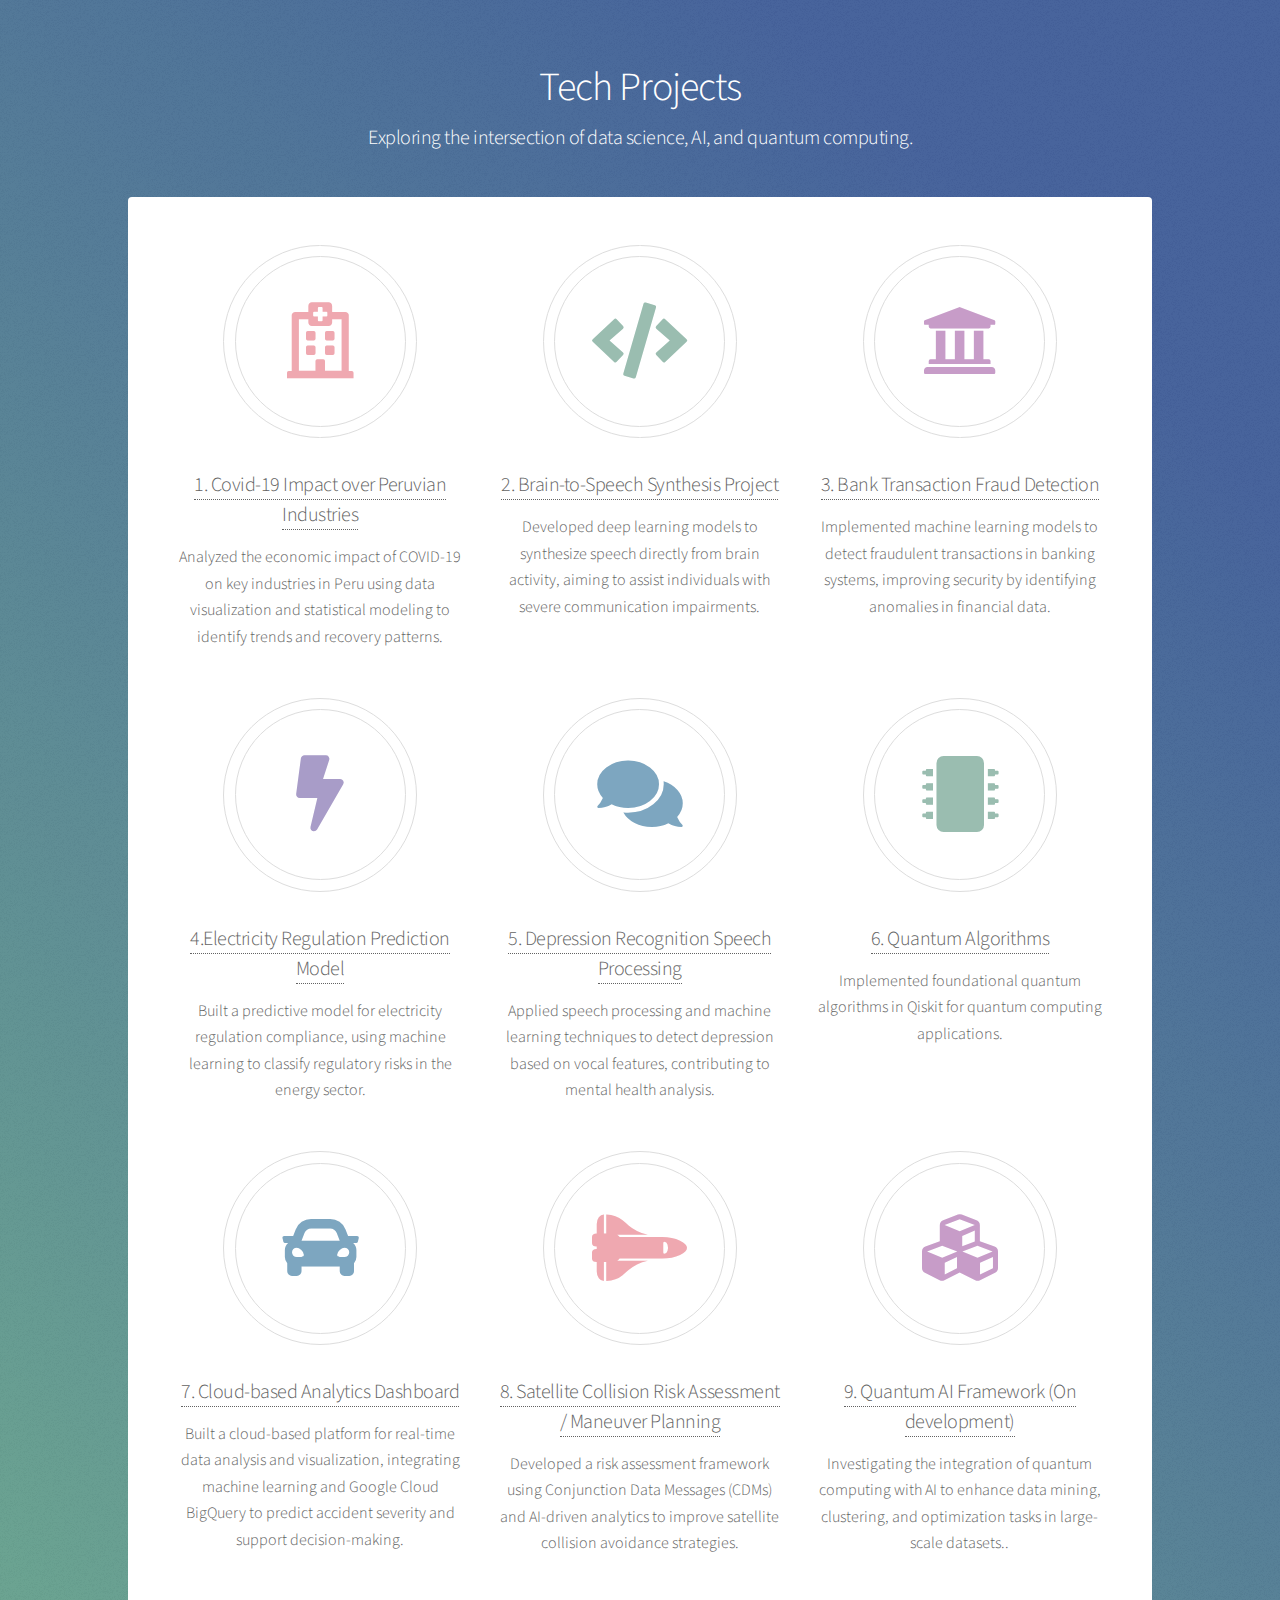
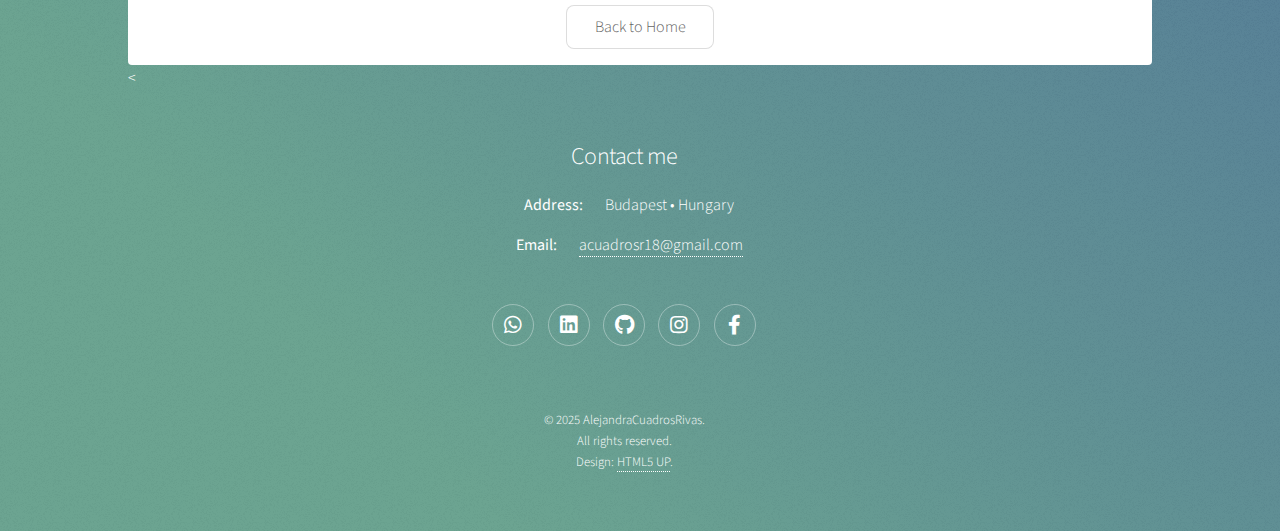
<file: techprojects.html>
<!DOCTYPE HTML>
<!--
	Stellar by HTML5 UP
	html5up.net | @ajlkn
	Free for personal and commercial use under the CCA 3.0 license (html5up.net/license)
-->
<html>
	<head>
		<title>Alejandra Cuadros Rivas</title>
		<meta charset="utf-8" />
		<meta name="viewport" content="width=device-width, initial-scale=1, user-scalable=no" />
		<link rel="stylesheet" href="assets/css/main.css" />
		<noscript><link rel="stylesheet" href="assets/css/noscript.css" /></noscript>
	</head>
	<body class="is-preload">

		<!-- Wrapper -->
			<div id="wrapper">

				<!-- Header -->
					<header id="header">
						<h1>Tech Projects</h1>
						<p>
							Exploring the intersection of data science, AI, and quantum computing.
						</p>
					</header>

				<!-- Main -->
					<div id="main">

						<!-- Content -->
							<section id="content" class="main special">
								
								<ul class="features">
									<li>
										<span class="icon major style1 fa-hospital"></span>
										<h3><a href="https://github.com/alejandracuadros/Data-Science-for-Business" target="_blank">1. Covid-19 Impact over Peruvian Industries </a></h3>
										<p>Analyzed the economic impact of COVID-19 on key industries in Peru using data visualization and statistical modeling to identify trends and recovery patterns.</p>
									</li>
									<li>
										<span class="icon solid major style4 fa-code"></span>
										<h3><a href="https://github.com/alejandracuadros/Brain-to-Speech-Synthesis-Project_DeepLearning" target="_blank">2. Brain-to-Speech Synthesis Project</a></h3>
										<p>Developed deep learning models to synthesize speech directly from brain activity, aiming to assist individuals with severe communication impairments.</p>
									</li>
									<li>
										
										<span class="icon solid major style2 fa-university"></span>
										<h3><a href="https://github.com/alejandracuadros/Bank-Transaction-Fraud-Detection" target="_blank">3. Bank Transaction Fraud Detection</a></h3>
										<p>Implemented machine learning models to detect fraudulent transactions in banking systems, improving security by identifying anomalies in financial data.</p>
									</li>
									<li>
										<span class="icon solid major style3 fa-bolt"></span>
										<h3><a href="https://github.com/alejandracuadros/Electricity-Regulation-Prediction-Model" target="_blank">4.Electricity Regulation Prediction Model</a></h3>
										<p>Built a predictive model for electricity regulation compliance, using machine learning to classify regulatory risks in the energy sector.</p>
									</li>
									<li>
										<span class="icon solid major style5 fa-comments"></span>
										<h3><a href="https://github.com/alejandracuadros/DepressionRecognition_SpeechProcessing" target="_blank">5. Depression Recognition Speech Processing</a></h3>
										<p>Applied speech processing and machine learning techniques to detect depression based on vocal features, contributing to mental health analysis.</p>
									</li>
									<li>
										<span class="icon solid major style4 fa-microchip"></span>
										<h3><a href="https://github.com/alejandracuadros/Quantum-Algorithms/" target="_blank">6. Quantum Algorithms</a></h3>
										<p>Implemented foundational quantum algorithms in Qiskit for quantum computing applications.</p>
									</li>
									<li>
										<span class="icon solid major style5 fa-car"></span>
										<h3><a href="https://github.com/alejandracuadros/Data-Driven-Highway" target="_blank">7. Cloud-based Analytics Dashboard</a></h3>
										<p>Built a cloud-based platform for real-time data analysis and visualization, integrating machine learning and Google Cloud BigQuery to predict accident severity and support decision-making.</p>
									</li>
									<li>
										<span class="icon solid major style1 fa-space-shuttle"></span>
										<h3><a href="http://github.com/alejandracuadros/Space_Kamayuq_HackathonCassini" target="_blank">8. Satellite Collision Risk Assessment / Maneuver Planning</a></h3>
										<p>Developed a risk assessment framework using Conjunction Data Messages (CDMs) and AI-driven analytics to improve satellite collision avoidance strategies.</p>
									</li>
									<li>
										<span class="icon solid major style2 fa-cubes"></span>
										<h3><a href="https://github.com/alejandracuadros/Quantum-AI--Framework" target="_blank">9. Quantum AI Framework (On development)</a></h3>
										<p>Investigating the integration of quantum computing with AI to enhance data mining, clustering, and optimization tasks in large-scale datasets..</p>
									</li>
								</ul>

								<div style="text-align: center; margin-top: 20px;">
									<a href="index.html" class="button">Back to Home
									</a>
								</div>
								
							</section>

					</div>

				

	<<!-- Footer -->
	<footer id="footer">
		<section>
			<h2>Contact me</h2>
			<dl class="alt">
				<dd> <b>Address:</b> &emsp; Budapest &bull; Hungary</dd> <br>
				<dd><b>Email: </b> &emsp; <a href="mailto:acuadrosr18@gmail.com">acuadrosr18@gmail.com</a></dd>
			</dl>
			<ul class="icons">
				<li><a href="https://wa.me/36205304896" class="icon brands fa-whatsapp alt"><span class="label">WhatsApp</span></a></li>
				<li><a href="https://www.linkedin.com/in/acuadrosr" class="icon brands fa-linkedin alt"><span class="label">LinkedIn</span></a></li>
				<li><a href="https://github.com/alejandracuadros" class="icon brands fa-github alt"><span class="label">GitHub</span></a></li>
				<li><a href="https://www.instagram.com/alecuadros18" class="icon brands fa-instagram alt"><span class="label">Instagram</span></a></li>
				<li><a href="https://www.facebook.com/AlejandraPaolaCuadrosRivas/" class="icon brands fa-facebook-f alt"><span class="label">Facebook</span></a></li>
				
			</ul>
		</section>
		<p class="copyright">&copy; 2025 AlejandraCuadrosRivas. <br> All rights reserved. <br> Design: <a href="https://html5up.net">HTML5 UP</a>.</p>
	</footer>

</div>
		<!-- Scripts -->
			<script src="assets/js/jquery.min.js"></script>
			<script src="assets/js/jquery.scrollex.min.js"></script>
			<script src="assets/js/jquery.scrolly.min.js"></script>
			<script src="assets/js/browser.min.js"></script>
			<script src="assets/js/breakpoints.min.js"></script>
			<script src="assets/js/util.js"></script>
			<script src="assets/js/main.js"></script>

	</body>
</html>
</file>
<file: assets/css/noscript.css>
/*
	Stellar by HTML5 UP
	html5up.net | @ajlkn
	Free for personal and commercial use under the CCA 3.0 license (html5up.net/license)
*/

/* Header */

	body.is-preload #header.alt > * {
		opacity: 1;
	}

	body.is-preload #header.alt .logo {
		-moz-transform: none;
		-webkit-transform: none;
		-ms-transform: none;
		transform: none;
	}
</file>
<file: assets/css/main.css>
@import url(fontawesome-all.min.css);
@import 'https://fonts.googleapis.com/css?family=Source+Sans+Pro:300,400';

/*
	Stellar by HTML5 UP
	html5up.net | @ajlkn
	Free for personal and commercial use under the CCA 3.0 license (html5up.net/license)
*/

html, body, div, span, applet, object,
iframe, h1, h2, h3, h4, h5, h6, p, blockquote,
pre, a, abbr, acronym, address, big, cite,
code, del, dfn, em, img, ins, kbd, q, s, samp,
small, strike, strong, sub, sup, tt, var, b,
u, i, center, dl, dt, dd, ol, ul, li, fieldset,
form, label, legend, table, caption, tbody,
tfoot, thead, tr, th, td, article, aside,
canvas, details, embed, figure, figcaption,
footer, header, hgroup, menu, nav, output, ruby,
section, summary, time, mark, audio, video {
	margin: 0;
	padding: 0;
	border: 0;
	font-size: 100%;
	font: inherit;
	vertical-align: baseline;}

article, aside, details, figcaption, figure,
footer, header, hgroup, menu, nav, section {
	display: block;}

body {
	line-height: 1;
}

ol, ul {
	list-style: none;
}

blockquote, q {
	quotes: none;
}

	blockquote:before, blockquote:after, q:before, q:after {
		content: '';
		content: none;
	}

table {
	border-collapse: collapse;
	border-spacing: 0;
}

body {
	-webkit-text-size-adjust: none;
}

mark {
	background-color: transparent;
	color: inherit;
}

input::-moz-focus-inner {
	border: 0;
	padding: 0;
}

input, select, textarea {
	-moz-appearance: none;
	-webkit-appearance: none;
	-ms-appearance: none;
	appearance: none;
}

/* Basic */

	@-ms-viewport {
		width: device-width;
	}

	body {
		-ms-overflow-style: scrollbar;
	}

	@media screen and (max-width: 480px) {

		html, body {
			min-width: 320px;
		}

	}

	html {
		box-sizing: border-box;
	}

	*, *:before, *:after {
		box-sizing: inherit;
	}

	body {
		background-color: #935d8c;
		background-image: url("images/overlay.png"), -moz-linear-gradient(45deg, #6aa48f 15%, #44619a 85%);
		background-image: url("images/overlay.png"), -webkit-linear-gradient(45deg, #6aa48f 15%, #44619a 85%);
		background-image: url("images/overlay.png"), -ms-linear-gradient(45deg, #6aa48f 15%, #44619a 85%);
		background-image: url("images/overlay.png"), linear-gradient(45deg, #6aa48f 15%, #44619a 85%);
	}

		body.is-preload *, body.is-preload *:before, body.is-preload *:after {
			-moz-animation: none !important;
			-webkit-animation: none !important;
			-ms-animation: none !important;
			animation: none !important;
			-moz-transition: none !important;
			-webkit-transition: none !important;
			-ms-transition: none !important;
			transition: none !important;
		}

/* Type */

	body {
		background-color: #935d8c;
		color: rgb(255, 255, 255);
	}

	body, input, select, textarea {
		font-family: "Source Sans Pro", Helvetica, sans-serif;
		font-size: 17pt;
		font-weight: 300;
		line-height: 1.65;
	}

		@media screen and (max-width: 1680px) {

			body, input, select, textarea {
				font-size: 14pt;
			}

		}

		@media screen and (max-width: 1280px) {

			body, input, select, textarea {
				font-size: 12pt;
			}

		}

		@media screen and (max-width: 360px) {

			body, input, select, textarea {
				font-size: 11pt;
			}

		}

	a {
		-moz-transition: color 0.2s ease, border-bottom 0.2s ease;
		-webkit-transition: color 0.2s ease, border-bottom 0.2s ease;
		-ms-transition: color 0.2s ease, border-bottom 0.2s ease;
		transition: color 0.2s ease, border-bottom 0.2s ease;
		text-decoration: none;
		border-bottom: dotted 1px;
		color: inherit;
	}

		a:hover {
			border-bottom-color: transparent;
		}

	strong, b {
		font-weight: 400;
	}

	em, i {
		font-style: italic;
	}

	p {
		margin: 0 0 2em 0;
	}

		p.content {
			-moz-columns: 20em 2;
			-webkit-columns: 20em 2;
			-ms-columns: 20em 2;
			columns: 20em 2;
			-moz-column-gap: 2em;
			-webkit-column-gap: 2em;
			-ms-column-gap: 2em;
			column-gap: 2em;
			text-align: justify;
		}

	h1, h2, h3, h4, h5, h6 {
		font-weight: 300;
		line-height: 1.5;
		margin: 0 0 0.7em 0;
		letter-spacing: -0.025em;
	}

		h1 a, h2 a, h3 a, h4 a, h5 a, h6 a {
			color: inherit;
			text-decoration: none;
		}

	h1 {
		font-size: 2.5em;
		line-height: 1.2;
	}

	h2 {
		font-size: 1.5em;
	}

	h3 {
		font-size: 1.25em;
	}

	h4 {
		font-size: 1.1em;
	}

	h5 {
		font-size: 0.9em;
	}

	h6 {
		font-size: 0.7em;
	}

	@media screen and (max-width: 736px) {

		h1 {
			font-size: 2em;
		}

	}

	sub {
		font-size: 0.8em;
		position: relative;
		top: 0.5em;
	}

	sup {
		font-size: 0.8em;
		position: relative;
		top: -0.5em;
	}

	blockquote {
		border-left: solid 4px;
		font-style: italic;
		margin: 0 0 2em 0;
		padding: 0.5em 0 0.5em 2em;
	}

	code {
		border-radius: 8px;
		border: solid 1px;
		font-family: "Courier New", monospace;
		font-size: 0.9em;
		margin: 0 0.25em;
		padding: 0.25em 0.65em;
	}

	pre {
		-webkit-overflow-scrolling: touch;
		font-family: "Courier New", monospace;
		font-size: 0.9em;
		margin: 0 0 2em 0;
	}

		pre code {
			display: block;
			line-height: 1.75;
			padding: 1em 1.5em;
			overflow-x: auto;
		}

	hr {
		border: 0;
		border-bottom: solid 1px;
		margin: 2em 0;
	}

		hr.major {
			margin: 3em 0;
		}

	.align-left {
		text-align: left;
	}

	.align-center {
		text-align: center;
	}

	.align-right {
		text-align: right;
	}

	input, select, textarea {
		color: #ffffff;
	}

	a:hover {
		color: #ffffff;
	}

	strong, b {
		color: #ffffff;
	}

	h1, h2, h3, h4, h5, h6 {
		color: #ffffff;
	}

	blockquote {
		border-left-color: rgba(255, 255, 255, 0.35);
	}

	code {
		background: rgba(255, 255, 255, 0.075);
		border-color: rgba(255, 255, 255, 0.35);
	}

	hr {
		border-bottom-color: rgba(255, 255, 255, 0.35);
	}

/* Row */

	.row {
		display: flex;
		flex-wrap: wrap;
		box-sizing: border-box;
		align-items: stretch;
	}

		.row > * {
			box-sizing: border-box;
		}

		.row.gtr-uniform > * > :last-child {
			margin-bottom: 0;
		}

		.row.aln-left {
			justify-content: flex-start;
		}

		.row.aln-center {
			justify-content: center;
		}

		.row.aln-right {
			justify-content: flex-end;
		}

		.row.aln-top {
			align-items: flex-start;
		}

		.row.aln-middle {
			align-items: center;
		}

		.row.aln-bottom {
			align-items: flex-end;
		}

		.row > .imp {
			order: -1;
		}

		.row > .col-1 {
			width: 8.33333%;
		}

		.row > .off-1 {
			margin-left: 8.33333%;
		}

		.row > .col-2 {
			width: 16.66667%;
		}

		.row > .off-2 {
			margin-left: 16.66667%;
		}

		.row > .col-3 {
			width: 25%;
		}

		.row > .off-3 {
			margin-left: 25%;
		}

		.row > .col-4 {
			width: 33.33333%;
		}

		.row > .off-4 {
			margin-left: 33.33333%;
		}

		.row > .col-5 {
			width: 41.66667%;
		}

		.row > .off-5 {
			margin-left: 41.66667%;
		}

		.row > .col-6 {
			width: 50%;
		}

		.row > .off-6 {
			margin-left: 50%;
		}

		.row > .col-7 {
			width: 58.33333%;
		}

		.row > .off-7 {
			margin-left: 58.33333%;
		}

		.row > .col-8 {
			width: 66.66667%;
		}

		.row > .off-8 {
			margin-left: 66.66667%;
		}

		.row > .col-9 {
			width: 75%;
		}

		.row > .off-9 {
			margin-left: 75%;
		}

		.row > .col-10 {
			width: 83.33333%;
		}

		.row > .off-10 {
			margin-left: 83.33333%;
		}

		.row > .col-11 {
			width: 91.66667%;
		}

		.row > .off-11 {
			margin-left: 91.66667%;
		}

		.row > .col-12 {
			width: 100%;
		}

		.row > .off-12 {
			margin-left: 100%;
		}

		.row.gtr-0 {
			margin-top: 0;
			margin-left: 0em;
		}

			.row.gtr-0 > * {
				padding: 0 0 0 0em;
			}

			.row.gtr-0.gtr-uniform {
				margin-top: 0em;
			}

				.row.gtr-0.gtr-uniform > * {
					padding-top: 0em;
				}

		.row.gtr-25 {
			margin-top: 0;
			margin-left: -0.375em;
		}

			.row.gtr-25 > * {
				padding: 0 0 0 0.375em;
			}

			.row.gtr-25.gtr-uniform {
				margin-top: -0.375em;
			}

				.row.gtr-25.gtr-uniform > * {
					padding-top: 0.375em;
				}

		.row.gtr-50 {
			margin-top: 0;
			margin-left: -0.75em;
		}

			.row.gtr-50 > * {
				padding: 0 0 0 0.75em;
			}

			.row.gtr-50.gtr-uniform {
				margin-top: -0.75em;
			}

				.row.gtr-50.gtr-uniform > * {
					padding-top: 0.75em;
				}

		.row {
			margin-top: 0;
			margin-left: -1.5em;
		}

			.row > * {
				padding: 0 0 0 1.5em;
			}

			.row.gtr-uniform {
				margin-top: -1.5em;
			}

				.row.gtr-uniform > * {
					padding-top: 1.5em;
				}

		.row.gtr-150 {
			margin-top: 0;
			margin-left: -2.25em;
		}

			.row.gtr-150 > * {
				padding: 0 0 0 2.25em;
			}

			.row.gtr-150.gtr-uniform {
				margin-top: -2.25em;
			}

				.row.gtr-150.gtr-uniform > * {
					padding-top: 2.25em;
				}

		.row.gtr-200 {
			margin-top: 0;
			margin-left: -3em;
		}

			.row.gtr-200 > * {
				padding: 0 0 0 3em;
			}

			.row.gtr-200.gtr-uniform {
				margin-top: -3em;
			}

				.row.gtr-200.gtr-uniform > * {
					padding-top: 3em;
				}

		@media screen and (max-width: 1680px) {

			.row {
				display: flex;
				flex-wrap: wrap;
				box-sizing: border-box;
				align-items: stretch;
			}

				.row > * {
					box-sizing: border-box;
				}

				.row.gtr-uniform > * > :last-child {
					margin-bottom: 0;
				}

				.row.aln-left {
					justify-content: flex-start;
				}

				.row.aln-center {
					justify-content: center;
				}

				.row.aln-right {
					justify-content: flex-end;
				}

				.row.aln-top {
					align-items: flex-start;
				}

				.row.aln-middle {
					align-items: center;
				}

				.row.aln-bottom {
					align-items: flex-end;
				}

				.row > .imp-xlarge {
					order: -1;
				}

				.row > .col-1-xlarge {
					width: 8.33333%;
				}

				.row > .off-1-xlarge {
					margin-left: 8.33333%;
				}

				.row > .col-2-xlarge {
					width: 16.66667%;
				}

				.row > .off-2-xlarge {
					margin-left: 16.66667%;
				}

				.row > .col-3-xlarge {
					width: 25%;
				}

				.row > .off-3-xlarge {
					margin-left: 25%;
				}

				.row > .col-4-xlarge {
					width: 33.33333%;
				}

				.row > .off-4-xlarge {
					margin-left: 33.33333%;
				}

				.row > .col-5-xlarge {
					width: 41.66667%;
				}

				.row > .off-5-xlarge {
					margin-left: 41.66667%;
				}

				.row > .col-6-xlarge {
					width: 50%;
				}

				.row > .off-6-xlarge {
					margin-left: 50%;
				}

				.row > .col-7-xlarge {
					width: 58.33333%;
				}

				.row > .off-7-xlarge {
					margin-left: 58.33333%;
				}

				.row > .col-8-xlarge {
					width: 66.66667%;
				}

				.row > .off-8-xlarge {
					margin-left: 66.66667%;
				}

				.row > .col-9-xlarge {
					width: 75%;
				}

				.row > .off-9-xlarge {
					margin-left: 75%;
				}

				.row > .col-10-xlarge {
					width: 83.33333%;
				}

				.row > .off-10-xlarge {
					margin-left: 83.33333%;
				}

				.row > .col-11-xlarge {
					width: 91.66667%;
				}

				.row > .off-11-xlarge {
					margin-left: 91.66667%;
				}

				.row > .col-12-xlarge {
					width: 100%;
				}

				.row > .off-12-xlarge {
					margin-left: 100%;
				}

				.row.gtr-0 {
					margin-top: 0;
					margin-left: 0em;
				}

					.row.gtr-0 > * {
						padding: 0 0 0 0em;
					}

					.row.gtr-0.gtr-uniform {
						margin-top: 0em;
					}

						.row.gtr-0.gtr-uniform > * {
							padding-top: 0em;
						}

				.row.gtr-25 {
					margin-top: 0;
					margin-left: -0.375em;
				}

					.row.gtr-25 > * {
						padding: 0 0 0 0.375em;
					}

					.row.gtr-25.gtr-uniform {
						margin-top: -0.375em;
					}

						.row.gtr-25.gtr-uniform > * {
							padding-top: 0.375em;
						}

				.row.gtr-50 {
					margin-top: 0;
					margin-left: -0.75em;
				}

					.row.gtr-50 > * {
						padding: 0 0 0 0.75em;
					}

					.row.gtr-50.gtr-uniform {
						margin-top: -0.75em;
					}

						.row.gtr-50.gtr-uniform > * {
							padding-top: 0.75em;
						}

				.row {
					margin-top: 0;
					margin-left: -1.5em;
				}

					.row > * {
						padding: 0 0 0 1.5em;
					}

					.row.gtr-uniform {
						margin-top: -1.5em;
					}

						.row.gtr-uniform > * {
							padding-top: 1.5em;
						}

				.row.gtr-150 {
					margin-top: 0;
					margin-left: -2.25em;
				}

					.row.gtr-150 > * {
						padding: 0 0 0 2.25em;
					}

					.row.gtr-150.gtr-uniform {
						margin-top: -2.25em;
					}

						.row.gtr-150.gtr-uniform > * {
							padding-top: 2.25em;
						}

				.row.gtr-200 {
					margin-top: 0;
					margin-left: -3em;
				}

					.row.gtr-200 > * {
						padding: 0 0 0 3em;
					}

					.row.gtr-200.gtr-uniform {
						margin-top: -3em;
					}

						.row.gtr-200.gtr-uniform > * {
							padding-top: 3em;
						}

		}

		@media screen and (max-width: 1280px) {

			.row {
				display: flex;
				flex-wrap: wrap;
				box-sizing: border-box;
				align-items: stretch;
			}

				.row > * {
					box-sizing: border-box;
				}

				.row.gtr-uniform > * > :last-child {
					margin-bottom: 0;
				}

				.row.aln-left {
					justify-content: flex-start;
				}

				.row.aln-center {
					justify-content: center;
				}

				.row.aln-right {
					justify-content: flex-end;
				}

				.row.aln-top {
					align-items: flex-start;
				}

				.row.aln-middle {
					align-items: center;
				}

				.row.aln-bottom {
					align-items: flex-end;
				}

				.row > .imp-large {
					order: -1;
				}

				.row > .col-1-large {
					width: 8.33333%;
				}

				.row > .off-1-large {
					margin-left: 8.33333%;
				}

				.row > .col-2-large {
					width: 16.66667%;
				}

				.row > .off-2-large {
					margin-left: 16.66667%;
				}

				.row > .col-3-large {
					width: 25%;
				}

				.row > .off-3-large {
					margin-left: 25%;
				}

				.row > .col-4-large {
					width: 33.33333%;
				}

				.row > .off-4-large {
					margin-left: 33.33333%;
				}

				.row > .col-5-large {
					width: 41.66667%;
				}

				.row > .off-5-large {
					margin-left: 41.66667%;
				}

				.row > .col-6-large {
					width: 50%;
				}

				.row > .off-6-large {
					margin-left: 50%;
				}

				.row > .col-7-large {
					width: 58.33333%;
				}

				.row > .off-7-large {
					margin-left: 58.33333%;
				}

				.row > .col-8-large {
					width: 66.66667%;
				}

				.row > .off-8-large {
					margin-left: 66.66667%;
				}

				.row > .col-9-large {
					width: 75%;
				}

				.row > .off-9-large {
					margin-left: 75%;
				}

				.row > .col-10-large {
					width: 83.33333%;
				}

				.row > .off-10-large {
					margin-left: 83.33333%;
				}

				.row > .col-11-large {
					width: 91.66667%;
				}

				.row > .off-11-large {
					margin-left: 91.66667%;
				}

				.row > .col-12-large {
					width: 100%;
				}

				.row > .off-12-large {
					margin-left: 100%;
				}

				.row.gtr-0 {
					margin-top: 0;
					margin-left: 0em;
				}

					.row.gtr-0 > * {
						padding: 0 0 0 0em;
					}

					.row.gtr-0.gtr-uniform {
						margin-top: 0em;
					}

						.row.gtr-0.gtr-uniform > * {
							padding-top: 0em;
						}

				.row.gtr-25 {
					margin-top: 0;
					margin-left: -0.375em;
				}

					.row.gtr-25 > * {
						padding: 0 0 0 0.375em;
					}

					.row.gtr-25.gtr-uniform {
						margin-top: -0.375em;
					}

						.row.gtr-25.gtr-uniform > * {
							padding-top: 0.375em;
						}

				.row.gtr-50 {
					margin-top: 0;
					margin-left: -0.75em;
				}

					.row.gtr-50 > * {
						padding: 0 0 0 0.75em;
					}

					.row.gtr-50.gtr-uniform {
						margin-top: -0.75em;
					}

						.row.gtr-50.gtr-uniform > * {
							padding-top: 0.75em;
						}

				.row {
					margin-top: 0;
					margin-left: -1.5em;
				}

					.row > * {
						padding: 0 0 0 1.5em;
					}

					.row.gtr-uniform {
						margin-top: -1.5em;
					}

						.row.gtr-uniform > * {
							padding-top: 1.5em;
						}

				.row.gtr-150 {
					margin-top: 0;
					margin-left: -2.25em;
				}

					.row.gtr-150 > * {
						padding: 0 0 0 2.25em;
					}

					.row.gtr-150.gtr-uniform {
						margin-top: -2.25em;
					}

						.row.gtr-150.gtr-uniform > * {
							padding-top: 2.25em;
						}

				.row.gtr-200 {
					margin-top: 0;
					margin-left: -3em;
				}

					.row.gtr-200 > * {
						padding: 0 0 0 3em;
					}

					.row.gtr-200.gtr-uniform {
						margin-top: -3em;
					}

						.row.gtr-200.gtr-uniform > * {
							padding-top: 3em;
						}

		}

		@media screen and (max-width: 980px) {

			.row {
				display: flex;
				flex-wrap: wrap;
				box-sizing: border-box;
				align-items: stretch;
			}

				.row > * {
					box-sizing: border-box;
				}

				.row.gtr-uniform > * > :last-child {
					margin-bottom: 0;
				}

				.row.aln-left {
					justify-content: flex-start;
				}

				.row.aln-center {
					justify-content: center;
				}

				.row.aln-right {
					justify-content: flex-end;
				}

				.row.aln-top {
					align-items: flex-start;
				}

				.row.aln-middle {
					align-items: center;
				}

				.row.aln-bottom {
					align-items: flex-end;
				}

				.row > .imp-medium {
					order: -1;
				}

				.row > .col-1-medium {
					width: 8.33333%;
				}

				.row > .off-1-medium {
					margin-left: 8.33333%;
				}

				.row > .col-2-medium {
					width: 16.66667%;
				}

				.row > .off-2-medium {
					margin-left: 16.66667%;
				}

				.row > .col-3-medium {
					width: 25%;
				}

				.row > .off-3-medium {
					margin-left: 25%;
				}

				.row > .col-4-medium {
					width: 33.33333%;
				}

				.row > .off-4-medium {
					margin-left: 33.33333%;
				}

				.row > .col-5-medium {
					width: 41.66667%;
				}

				.row > .off-5-medium {
					margin-left: 41.66667%;
				}

				.row > .col-6-medium {
					width: 50%;
				}

				.row > .off-6-medium {
					margin-left: 50%;
				}

				.row > .col-7-medium {
					width: 58.33333%;
				}

				.row > .off-7-medium {
					margin-left: 58.33333%;
				}

				.row > .col-8-medium {
					width: 66.66667%;
				}

				.row > .off-8-medium {
					margin-left: 66.66667%;
				}

				.row > .col-9-medium {
					width: 75%;
				}

				.row > .off-9-medium {
					margin-left: 75%;
				}

				.row > .col-10-medium {
					width: 83.33333%;
				}

				.row > .off-10-medium {
					margin-left: 83.33333%;
				}

				.row > .col-11-medium {
					width: 91.66667%;
				}

				.row > .off-11-medium {
					margin-left: 91.66667%;
				}

				.row > .col-12-medium {
					width: 100%;
				}

				.row > .off-12-medium {
					margin-left: 100%;
				}

				.row.gtr-0 {
					margin-top: 0;
					margin-left: 0em;
				}

					.row.gtr-0 > * {
						padding: 0 0 0 0em;
					}

					.row.gtr-0.gtr-uniform {
						margin-top: 0em;
					}

						.row.gtr-0.gtr-uniform > * {
							padding-top: 0em;
						}

				.row.gtr-25 {
					margin-top: 0;
					margin-left: -0.375em;
				}

					.row.gtr-25 > * {
						padding: 0 0 0 0.375em;
					}

					.row.gtr-25.gtr-uniform {
						margin-top: -0.375em;
					}

						.row.gtr-25.gtr-uniform > * {
							padding-top: 0.375em;
						}

				.row.gtr-50 {
					margin-top: 0;
					margin-left: -0.75em;
				}

					.row.gtr-50 > * {
						padding: 0 0 0 0.75em;
					}

					.row.gtr-50.gtr-uniform {
						margin-top: -0.75em;
					}

						.row.gtr-50.gtr-uniform > * {
							padding-top: 0.75em;
						}

				.row {
					margin-top: 0;
					margin-left: -1.5em;
				}

					.row > * {
						padding: 0 0 0 1.5em;
					}

					.row.gtr-uniform {
						margin-top: -1.5em;
					}

						.row.gtr-uniform > * {
							padding-top: 1.5em;
						}

				.row.gtr-150 {
					margin-top: 0;
					margin-left: -2.25em;
				}

					.row.gtr-150 > * {
						padding: 0 0 0 2.25em;
					}

					.row.gtr-150.gtr-uniform {
						margin-top: -2.25em;
					}

						.row.gtr-150.gtr-uniform > * {
							padding-top: 2.25em;
						}

				.row.gtr-200 {
					margin-top: 0;
					margin-left: -3em;
				}

					.row.gtr-200 > * {
						padding: 0 0 0 3em;
					}

					.row.gtr-200.gtr-uniform {
						margin-top: -3em;
					}

						.row.gtr-200.gtr-uniform > * {
							padding-top: 3em;
						}

		}

		@media screen and (max-width: 736px) {

			.row {
				display: flex;
				flex-wrap: wrap;
				box-sizing: border-box;
				align-items: stretch;
			}

				.row > * {
					box-sizing: border-box;
				}

				.row.gtr-uniform > * > :last-child {
					margin-bottom: 0;
				}

				.row.aln-left {
					justify-content: flex-start;
				}

				.row.aln-center {
					justify-content: center;
				}

				.row.aln-right {
					justify-content: flex-end;
				}

				.row.aln-top {
					align-items: flex-start;
				}

				.row.aln-middle {
					align-items: center;
				}

				.row.aln-bottom {
					align-items: flex-end;
				}

				.row > .imp-small {
					order: -1;
				}

				.row > .col-1-small {
					width: 8.33333%;
				}

				.row > .off-1-small {
					margin-left: 8.33333%;
				}

				.row > .col-2-small {
					width: 16.66667%;
				}

				.row > .off-2-small {
					margin-left: 16.66667%;
				}

				.row > .col-3-small {
					width: 25%;
				}

				.row > .off-3-small {
					margin-left: 25%;
				}

				.row > .col-4-small {
					width: 33.33333%;
				}

				.row > .off-4-small {
					margin-left: 33.33333%;
				}

				.row > .col-5-small {
					width: 41.66667%;
				}

				.row > .off-5-small {
					margin-left: 41.66667%;
				}

				.row > .col-6-small {
					width: 50%;
				}

				.row > .off-6-small {
					margin-left: 50%;
				}

				.row > .col-7-small {
					width: 58.33333%;
				}

				.row > .off-7-small {
					margin-left: 58.33333%;
				}

				.row > .col-8-small {
					width: 66.66667%;
				}

				.row > .off-8-small {
					margin-left: 66.66667%;
				}

				.row > .col-9-small {
					width: 75%;
				}

				.row > .off-9-small {
					margin-left: 75%;
				}

				.row > .col-10-small {
					width: 83.33333%;
				}

				.row > .off-10-small {
					margin-left: 83.33333%;
				}

				.row > .col-11-small {
					width: 91.66667%;
				}

				.row > .off-11-small {
					margin-left: 91.66667%;
				}

				.row > .col-12-small {
					width: 100%;
				}

				.row > .off-12-small {
					margin-left: 100%;
				}

				.row.gtr-0 {
					margin-top: 0;
					margin-left: 0em;
				}

					.row.gtr-0 > * {
						padding: 0 0 0 0em;
					}

					.row.gtr-0.gtr-uniform {
						margin-top: 0em;
					}

						.row.gtr-0.gtr-uniform > * {
							padding-top: 0em;
						}

				.row.gtr-25 {
					margin-top: 0;
					margin-left: -0.25em;
				}

					.row.gtr-25 > * {
						padding: 0 0 0 0.25em;
					}

					.row.gtr-25.gtr-uniform {
						margin-top: -0.25em;
					}

						.row.gtr-25.gtr-uniform > * {
							padding-top: 0.25em;
						}

				.row.gtr-50 {
					margin-top: 0;
					margin-left: -0.5em;
				}

					.row.gtr-50 > * {
						padding: 0 0 0 0.5em;
					}

					.row.gtr-50.gtr-uniform {
						margin-top: -0.5em;
					}

						.row.gtr-50.gtr-uniform > * {
							padding-top: 0.5em;
						}

				.row {
					margin-top: 0;
					margin-left: -1em;
				}

					.row > * {
						padding: 0 0 0 1em;
					}

					.row.gtr-uniform {
						margin-top: -1em;
					}

						.row.gtr-uniform > * {
							padding-top: 1em;
						}

				.row.gtr-150 {
					margin-top: 0;
					margin-left: -1.5em;
				}

					.row.gtr-150 > * {
						padding: 0 0 0 1.5em;
					}

					.row.gtr-150.gtr-uniform {
						margin-top: -1.5em;
					}

						.row.gtr-150.gtr-uniform > * {
							padding-top: 1.5em;
						}

				.row.gtr-200 {
					margin-top: 0;
					margin-left: -2em;
				}

					.row.gtr-200 > * {
						padding: 0 0 0 2em;
					}

					.row.gtr-200.gtr-uniform {
						margin-top: -2em;
					}

						.row.gtr-200.gtr-uniform > * {
							padding-top: 2em;
						}

		}

		@media screen and (max-width: 480px) {

			.row {
				display: flex;
				flex-wrap: wrap;
				box-sizing: border-box;
				align-items: stretch;
			}

				.row > * {
					box-sizing: border-box;
				}

				.row.gtr-uniform > * > :last-child {
					margin-bottom: 0;
				}

				.row.aln-left {
					justify-content: flex-start;
				}

				.row.aln-center {
					justify-content: center;
				}

				.row.aln-right {
					justify-content: flex-end;
				}

				.row.aln-top {
					align-items: flex-start;
				}

				.row.aln-middle {
					align-items: center;
				}

				.row.aln-bottom {
					align-items: flex-end;
				}

				.row > .imp-xsmall {
					order: -1;
				}

				.row > .col-1-xsmall {
					width: 8.33333%;
				}

				.row > .off-1-xsmall {
					margin-left: 8.33333%;
				}

				.row > .col-2-xsmall {
					width: 16.66667%;
				}

				.row > .off-2-xsmall {
					margin-left: 16.66667%;
				}

				.row > .col-3-xsmall {
					width: 25%;
				}

				.row > .off-3-xsmall {
					margin-left: 25%;
				}

				.row > .col-4-xsmall {
					width: 33.33333%;
				}

				.row > .off-4-xsmall {
					margin-left: 33.33333%;
				}

				.row > .col-5-xsmall {
					width: 41.66667%;
				}

				.row > .off-5-xsmall {
					margin-left: 41.66667%;
				}

				.row > .col-6-xsmall {
					width: 50%;
				}

				.row > .off-6-xsmall {
					margin-left: 50%;
				}

				.row > .col-7-xsmall {
					width: 58.33333%;
				}

				.row > .off-7-xsmall {
					margin-left: 58.33333%;
				}

				.row > .col-8-xsmall {
					width: 66.66667%;
				}

				.row > .off-8-xsmall {
					margin-left: 66.66667%;
				}

				.row > .col-9-xsmall {
					width: 75%;
				}

				.row > .off-9-xsmall {
					margin-left: 75%;
				}

				.row > .col-10-xsmall {
					width: 83.33333%;
				}

				.row > .off-10-xsmall {
					margin-left: 83.33333%;
				}

				.row > .col-11-xsmall {
					width: 91.66667%;
				}

				.row > .off-11-xsmall {
					margin-left: 91.66667%;
				}

				.row > .col-12-xsmall {
					width: 100%;
				}

				.row > .off-12-xsmall {
					margin-left: 100%;
				}

				.row.gtr-0 {
					margin-top: 0;
					margin-left: 0em;
				}

					.row.gtr-0 > * {
						padding: 0 0 0 0em;
					}

					.row.gtr-0.gtr-uniform {
						margin-top: 0em;
					}

						.row.gtr-0.gtr-uniform > * {
							padding-top: 0em;
						}

				.row.gtr-25 {
					margin-top: 0;
					margin-left: -0.3125em;
				}

					.row.gtr-25 > * {
						padding: 0 0 0 0.3125em;
					}

					.row.gtr-25.gtr-uniform {
						margin-top: -0.3125em;
					}

						.row.gtr-25.gtr-uniform > * {
							padding-top: 0.3125em;
						}

				.row.gtr-50 {
					margin-top: 0;
					margin-left: -0.625em;
				}

					.row.gtr-50 > * {
						padding: 0 0 0 0.625em;
					}

					.row.gtr-50.gtr-uniform {
						margin-top: -0.625em;
					}

						.row.gtr-50.gtr-uniform > * {
							padding-top: 0.625em;
						}

				.row {
					margin-top: 0;
					margin-left: -1.25em;
				}

					.row > * {
						padding: 0 0 0 1.25em;
					}

					.row.gtr-uniform {
						margin-top: -1.25em;
					}

						.row.gtr-uniform > * {
							padding-top: 1.25em;
						}

				.row.gtr-150 {
					margin-top: 0;
					margin-left: -1.875em;
				}

					.row.gtr-150 > * {
						padding: 0 0 0 1.875em;
					}

					.row.gtr-150.gtr-uniform {
						margin-top: -1.875em;
					}

						.row.gtr-150.gtr-uniform > * {
							padding-top: 1.875em;
						}

				.row.gtr-200 {
					margin-top: 0;
					margin-left: -2.5em;
				}

					.row.gtr-200 > * {
						padding: 0 0 0 2.5em;
					}

					.row.gtr-200.gtr-uniform {
						margin-top: -2.5em;
					}

						.row.gtr-200.gtr-uniform > * {
							padding-top: 2.5em;
						}

		}

/* Box */

	.box {
		border-radius: 8px;
		border: solid;
		margin-bottom: 2em;
		padding: 1.5em;
	}

		.box > :last-child,
		.box > :last-child > :last-child,
		.box > :last-child > :last-child > :last-child {
			margin-bottom: 0;
		}

		.box.alt {
			border: 0;
			border-radius: 0;
			padding: 0;
		}

	.box {
		border-color: rgba(255, 255, 255, 0.35);
	}

/* Button */

	input[type="submit"],
	input[type="reset"],
	input[type="button"],
	button,
	.button {
		-moz-appearance: none;
		-webkit-appearance: none;
		-ms-appearance: none;
		appearance: none;
		-moz-transition: background-color 0.2s ease-in-out, color 0.2s ease-in-out;
		-webkit-transition: background-color 0.2s ease-in-out, color 0.2s ease-in-out;
		-ms-transition: background-color 0.2s ease-in-out, color 0.2s ease-in-out;
		transition: background-color 0.2s ease-in-out, color 0.2s ease-in-out;
		border-radius: 8px;
		border: 0;
		cursor: pointer;
		display: inline-block;
		font-weight: 300;
		height: 2.75em;
		line-height: 2.75em;
		min-width: 9.25em;
		padding: 0 1.5em;
		text-align: center;
		text-decoration: none;
		white-space: nowrap;
	}

		input[type="submit"].icon,
		input[type="reset"].icon,
		input[type="button"].icon,
		button.icon,
		.button.icon {
			padding-left: 1.35em;
		}

			input[type="submit"].icon:before,
			input[type="reset"].icon:before,
			input[type="button"].icon:before,
			button.icon:before,
			.button.icon:before {
				margin-right: 0.5em;
			}

		input[type="submit"].fit,
		input[type="reset"].fit,
		input[type="button"].fit,
		button.fit,
		.button.fit {
			width: 100%;
		}

		input[type="submit"].small,
		input[type="reset"].small,
		input[type="button"].small,
		button.small,
		.button.small {
			font-size: 0.8em;
		}

		input[type="submit"].large,
		input[type="reset"].large,
		input[type="button"].large,
		button.large,
		.button.large {
			font-size: 1.35em;
		}

		input[type="submit"].disabled, input[type="submit"]:disabled,
		input[type="reset"].disabled,
		input[type="reset"]:disabled,
		input[type="button"].disabled,
		input[type="button"]:disabled,
		button.disabled,
		button:disabled,
		.button.disabled,
		.button:disabled {
			pointer-events: none;
			opacity: 0.25;
		}

		@media screen and (max-width: 736px) {

			input[type="submit"],
			input[type="reset"],
			input[type="button"],
			button,
			.button {
				min-width: 0;
			}

		}

	input[type="submit"],
	input[type="reset"],
	input[type="button"],
	button,
	.button {
		background-color: transparent;
		box-shadow: inset 0 0 0 1px rgba(255, 255, 255, 0.35);
		color: #ffffff !important;
	}

		input[type="submit"]:hover,
		input[type="reset"]:hover,
		input[type="button"]:hover,
		button:hover,
		.button:hover {
			background-color: rgba(255, 255, 255, 0.075);
		}

		input[type="submit"]:active,
		input[type="reset"]:active,
		input[type="button"]:active,
		button:active,
		.button:active {
			background-color: rgba(255, 255, 255, 0.2);
		}

		input[type="submit"].icon:before,
		input[type="reset"].icon:before,
		input[type="button"].icon:before,
		button.icon:before,
		.button.icon:before {
			color: rgba(255, 255, 255, 0.5);
		}

		input[type="submit"].primary,
		input[type="reset"].primary,
		input[type="button"].primary,
		button.primary,
		.button.primary {
			background-color: #8cc9f0;
			color: #ffffff !important;
			box-shadow: none;
		}

			input[type="submit"].primary:hover,
			input[type="reset"].primary:hover,
			input[type="button"].primary:hover,
			button.primary:hover,
			.button.primary:hover {
				background-color: #9acff2;
			}

			input[type="submit"].primary:active,
			input[type="reset"].primary:active,
			input[type="button"].primary:active,
			button.primary:active,
			.button.primary:active {
				background-color: #7ec3ee;
			}

			input[type="submit"].primary.icon:before,
			input[type="reset"].primary.icon:before,
			input[type="button"].primary.icon:before,
			button.primary.icon:before,
			.button.primary.icon:before {
				color: #ffffff !important;
			}

/* Form */

	form {
		margin: 0 0 2em 0;
	}

	label {
		display: block;
		font-size: 0.9em;
		font-weight: 400;
		margin: 0 0 1em 0;
	}

	input[type="text"],
	input[type="password"],
	input[type="email"],
	select,
	textarea {
		-moz-appearance: none;
		-webkit-appearance: none;
		-ms-appearance: none;
		appearance: none;
		border-radius: 8px;
		border: solid 1px;
		color: inherit;
		display: block;
		outline: 0;
		padding: 0 1em;
		text-decoration: none;
		width: 100%;
	}

		input[type="text"]:invalid,
		input[type="password"]:invalid,
		input[type="email"]:invalid,
		select:invalid,
		textarea:invalid {
			box-shadow: none;
		}

	select {
		background-size: 1.25rem;
		background-repeat: no-repeat;
		background-position: calc(100% - 1rem) center;
		height: 2.75em;
		padding-right: 2.75em;
		text-overflow: ellipsis;
	}

		select:focus::-ms-value {
			background-color: transparent;
		}

		select::-ms-expand {
			display: none;
		}

	input[type="text"],
	input[type="password"],
	input[type="email"],
	select {
		height: 2.75em;
	}

	textarea {
		padding: 0.75em 1em;
	}

	input[type="checkbox"],
	input[type="radio"] {
		-moz-appearance: none;
		-webkit-appearance: none;
		-ms-appearance: none;
		appearance: none;
		display: block;
		float: left;
		margin-right: -2em;
		opacity: 0;
		width: 1em;
		z-index: -1;
	}

		input[type="checkbox"] + label,
		input[type="radio"] + label {
			text-decoration: none;
			cursor: pointer;
			display: inline-block;
			font-size: 1em;
			font-weight: 300;
			padding-left: 2.4em;
			padding-right: 0.75em;
			position: relative;
		}

			input[type="checkbox"] + label:before,
			input[type="radio"] + label:before {
				-moz-osx-font-smoothing: grayscale;
				-webkit-font-smoothing: antialiased;
				display: inline-block;
				font-style: normal;
				font-variant: normal;
				text-rendering: auto;
				line-height: 1;
				text-transform: none !important;
				font-family: 'Font Awesome 5 Free';
				font-weight: 900;
			}

			input[type="checkbox"] + label:before,
			input[type="radio"] + label:before {
				border-radius: 8px;
				border: solid 1px;
				content: '';
				display: inline-block;
				font-size: 0.8em;
				height: 2.0625em;
				left: 0;
				line-height: 2.0625em;
				position: absolute;
				text-align: center;
				top: 0;
				width: 2.0625em;
			}

		input[type="checkbox"]:checked + label:before,
		input[type="radio"]:checked + label:before {
			content: '\f00c';
		}

	input[type="checkbox"] + label:before {
		border-radius: 8px;
	}

	input[type="radio"] + label:before {
		border-radius: 100%;
	}

	::-webkit-input-placeholder {
		opacity: 1.0;
	}

	:-moz-placeholder {
		opacity: 1.0;
	}

	::-moz-placeholder {
		opacity: 1.0;
	}

	:-ms-input-placeholder {
		opacity: 1.0;
	}

	label {
		color: #ffffff;
	}

	input[type="text"],
	input[type="password"],
	input[type="email"],
	select,
	textarea {
		background-color: rgba(255, 255, 255, 0.075);
		border-color: rgba(255, 255, 255, 0.35);
	}

		input[type="text"]:focus,
		input[type="password"]:focus,
		input[type="email"]:focus,
		select:focus,
		textarea:focus {
			border-color: #8cc9f0;
			box-shadow: 0 0 0 1px #8cc9f0;
		}

	select {
		background-image: url("data:image/svg+xml;charset=utf8,%3Csvg xmlns='http://www.w3.org/2000/svg' width='40' height='40' preserveAspectRatio='none' viewBox='0 0 40 40'%3E%3Cpath d='M9.4,12.3l10.4,10.4l10.4-10.4c0.2-0.2,0.5-0.4,0.9-0.4c0.3,0,0.6,0.1,0.9,0.4l3.3,3.3c0.2,0.2,0.4,0.5,0.4,0.9 c0,0.4-0.1,0.6-0.4,0.9L20.7,31.9c-0.2,0.2-0.5,0.4-0.9,0.4c-0.3,0-0.6-0.1-0.9-0.4L4.3,17.3c-0.2-0.2-0.4-0.5-0.4-0.9 c0-0.4,0.1-0.6,0.4-0.9l3.3-3.3c0.2-0.2,0.5-0.4,0.9-0.4S9.1,12.1,9.4,12.3z' fill='rgba(255, 255, 255, 0.35)' /%3E%3C/svg%3E");
	}

		select option {
			color: #ffffff;
			background: #935d8c;
		}

	input[type="checkbox"] + label,
	input[type="radio"] + label {
		color: rgba(255, 255, 255, 0.65);
	}

		input[type="checkbox"] + label:before,
		input[type="radio"] + label:before {
			background: rgba(255, 255, 255, 0.075);
			border-color: rgba(255, 255, 255, 0.35);
		}

	input[type="checkbox"]:checked + label:before,
	input[type="radio"]:checked + label:before {
		background-color: #ffffff;
		border-color: #ffffff;
		color: #935d8c;
	}

	input[type="checkbox"]:focus + label:before,
	input[type="radio"]:focus + label:before {
		border-color: #8cc9f0;
		box-shadow: 0 0 0 1px #8cc9f0;
	}

	::-webkit-input-placeholder {
		color: rgba(255, 255, 255, 0.5) !important;
	}

	:-moz-placeholder {
		color: rgba(255, 255, 255, 0.5) !important;
	}

	::-moz-placeholder {
		color: rgba(255, 255, 255, 0.5) !important;
	}

	:-ms-input-placeholder {
		color: rgba(255, 255, 255, 0.5) !important;
	}

	.formerize-placeholder {
		color: rgba(255, 255, 255, 0.5) !important;
	}

/* Icon */

	.icon {
		text-decoration: none;
		-moz-transition: background-color 0.2s ease-in-out, color 0.2s ease-in-out;
		-webkit-transition: background-color 0.2s ease-in-out, color 0.2s ease-in-out;
		-ms-transition: background-color 0.2s ease-in-out, color 0.2s ease-in-out;
		transition: background-color 0.2s ease-in-out, color 0.2s ease-in-out;
		border-bottom: none;
		position: relative;
	}

		.icon:before {
			-moz-osx-font-smoothing: grayscale;
			-webkit-font-smoothing: antialiased;
			display: inline-block;
			font-style: normal;
			font-variant: normal;
			text-rendering: auto;
			line-height: 1;
			text-transform: none !important;
			font-family: 'Font Awesome 5 Free';
			font-weight: 400;
		}

		.icon > .label {
			display: none;
		}

		.icon:before {
			line-height: solid;
		}

		.icon.solid:before {
			font-weight: 900;
		}

		.icon.brands:before {
			font-family: 'Font Awesome 5 Brands';
		}

		.icon.major {
			border: solid 1px;
			display: inline-block;
			border-radius: 100%;
			padding: 0.65em;
			margin: 0 0 2em 0;
			cursor: default;
		}

			.icon.major:before {
				display: inline-block;
				font-size: 6.25rem;
				width: 2.25em;
				height: 2.25em;
				line-height: 2.2em;
				border-radius: 100%;
				border: solid 1px;
				text-align: center;
			}

		.icon.alt {
			display: inline-block;
			border: solid 1px;
			border-radius: 100%;
		}

			.icon.alt:before {
				display: block;
				font-size: 1.25em;
				width: 2em;
				height: 2em;
				text-align: center;
				line-height: 2em;
			}

		.icon.style1 {
			color: #efa8b0;
		}

		.icon.style2 {
			color: #c79cc8;
		}

		.icon.style3 {
			color: #a89cc8;
		}

		.icon.style4 {
			color: #9abdb0;
		}

		.icon.style5 {
			color: #7da6c0;
		}

		@media screen and (max-width: 1680px) {

			.icon.major:before {
				font-size: 5.5rem;
			}

		}

		@media screen and (max-width: 1280px) {

			.icon.major:before {
				font-size: 4.75rem;
			}

		}

		@media screen and (max-width: 736px) {

			.icon.major {
				margin: 0 0 1.5em 0;
				padding: 0.35em;
			}

				.icon.major:before {
					font-size: 3.5rem;
				}

		}

	.icon.major {
		border-color: rgba(255, 255, 255, 0.35);
	}

		.icon.major:before {
			border-color: rgba(255, 255, 255, 0.35);
		}

	.icon.alt {
		border-color: rgba(255, 255, 255, 0.35);
		color: #ffffff;
	}

		.icon.alt:hover {
			background-color: rgba(255, 255, 255, 0.075);
		}

		.icon.alt:active {
			background-color: rgba(255, 255, 255, 0.2);
		}

/* Image */

	.image {
		border-radius: 8px;
		border: 0;
		display: inline-block;
		position: relative;
	}

		.image img {
			border-radius: 8px;
			display: block;
		}

		.image.left, .image.right {
			max-width: 40%;
		}

			.image.left img, .image.right img {
				width: 100%;
			}

		.image.left {
			float: left;
			margin: 0 1.5em 1em 0;
			top: 0.25em;
		}

		.image.right {
			float: right;
			margin: 0 0 1em 1.5em;
			top: 0.25em;
		}

		.image.fit {
			display: block;
			margin: 0 0 2em 0;
			width: 100%;
		}

			.image.fit img {
				width: 100%;
			}

		.image.main {
			display: block;
			margin: 0 0 3em 0;
			width: 100%;
		}

			.image.main img {
				width: 100%;
			}

/* List */

	ol {
		list-style: decimal;
		margin: 0 0 2em 0;
		padding-left: 1.25em;
	}

		ol li {
			padding-left: 0.25em;
		}

	ul {
		list-style: disc;
		margin: 0 0 2em 0;
		padding-left: 1em;
	}

		ul li {
			padding-left: 0.5em;
		}

		ul.alt {
			list-style: none;
			padding-left: 0;
		}

			ul.alt li {
				border-top: solid 1px;
				padding: 0.5em 0;
			}

				ul.alt li:first-child {
					border-top: 0;
					padding-top: 0;
				}

	dl {
		margin: 0 0 2em 0;
	}

		dl dt {
			display: block;
			font-weight: 400;
			margin: 0 0 1em 0;
		}

		dl dd {
			margin-left: 2em;
		}

		dl.alt dt {
			display: block;
			width: 3em;
			margin: 0;
			clear: left;
			float: left;
		}

		dl.alt dd {
			margin: 0 0 0.85em 5.5em;
		}

		dl.alt:after {
			content: '';
			display: block;
			clear: both;
		}

	ul.alt li {
		border-top-color: rgba(255, 255, 255, 0.35);
	}

	dl dt {
		color: #ffffff;
	}

/* Actions */

	ul.actions {
		display: -moz-flex;
		display: -webkit-flex;
		display: -ms-flex;
		display: flex;
		cursor: default;
		list-style: none;
		margin-left: -1em;
		padding-left: 0;
	}

		ul.actions li {
			padding: 0 0 0 1em;
			vertical-align: middle;
		}

		ul.actions.special {
			-moz-justify-content: center;
			-webkit-justify-content: center;
			-ms-justify-content: center;
			justify-content: center;
			width: 100%;
			margin-left: 0;
		}

			ul.actions.special li:first-child {
				padding-left: 0;
			}

		ul.actions.stacked {
			-moz-flex-direction: column;
			-webkit-flex-direction: column;
			-ms-flex-direction: column;
			flex-direction: column;
			margin-left: 0;
		}

			ul.actions.stacked li {
				padding: 1.3em 0 0 0;
			}

				ul.actions.stacked li:first-child {
					padding-top: 0;
				}

		ul.actions.fit {
			width: calc(100% + 1em);
		}

			ul.actions.fit li {
				-moz-flex-grow: 1;
				-webkit-flex-grow: 1;
				-ms-flex-grow: 1;
				flex-grow: 1;
				-moz-flex-shrink: 1;
				-webkit-flex-shrink: 1;
				-ms-flex-shrink: 1;
				flex-shrink: 1;
				width: 100%;
			}

				ul.actions.fit li > * {
					width: 100%;
				}

			ul.actions.fit.stacked {
				width: 100%;
			}

		@media screen and (max-width: 480px) {

			ul.actions:not(.fixed) {
				-moz-flex-direction: column;
				-webkit-flex-direction: column;
				-ms-flex-direction: column;
				flex-direction: column;
				margin-left: 0;
				width: 100% !important;
			}

				ul.actions:not(.fixed) li {
					-moz-flex-grow: 1;
					-webkit-flex-grow: 1;
					-ms-flex-grow: 1;
					flex-grow: 1;
					-moz-flex-shrink: 1;
					-webkit-flex-shrink: 1;
					-ms-flex-shrink: 1;
					flex-shrink: 1;
					padding: 1em 0 0 0;
					text-align: center;
					width: 100%;
				}

					ul.actions:not(.fixed) li > * {
						width: 100%;
					}

					ul.actions:not(.fixed) li:first-child {
						padding-top: 0;
					}

					ul.actions:not(.fixed) li input[type="submit"],
					ul.actions:not(.fixed) li input[type="reset"],
					ul.actions:not(.fixed) li input[type="button"],
					ul.actions:not(.fixed) li button,
					ul.actions:not(.fixed) li .button {
						width: 100%;
					}

						ul.actions:not(.fixed) li input[type="submit"].icon:before,
						ul.actions:not(.fixed) li input[type="reset"].icon:before,
						ul.actions:not(.fixed) li input[type="button"].icon:before,
						ul.actions:not(.fixed) li button.icon:before,
						ul.actions:not(.fixed) li .button.icon:before {
							margin-left: -0.5rem;
						}

		}

/* Icons */

	ul.icons {
		cursor: default;
		list-style: none;
		padding-left: 0;
	}

		ul.icons li {
			display: inline-block;
			padding: 0 0.65em 0 0;
		}

			ul.icons li:last-child {
				padding-right: 0 !important;
			}

/* Section/Article */

	section.special, article.special {
		text-align: center;
	}

	header.major {
		margin-bottom: 3em;
	}

		header.major h2 {
			font-size: 2em;
		}

			header.major h2:after {
				display: block;
				content: '';
				width: 3.25em;
				height: 2px;
				margin: 0.7em 0 1em 0;
				border-radius: 2px;
			}

				section.special header.major h2:after, article.special header.major h2:after {
					margin-left: auto;
					margin-right: auto;
				}

		header.major p {
			font-size: 1.25em;
			letter-spacing: -0.025em;
		}

		header.major.special {
			text-align: center;
		}

			header.major.special h2:after {
				margin-left: auto;
				margin-right: auto;
			}

	footer.major {
		margin-top: 3em;
	}

	@media screen and (max-width: 736px) {

		header.major {
			margin-bottom: 0;
		}

			header.major h2 {
				font-size: 1.5em;
			}

			header.major p {
				font-size: 1em;
				letter-spacing: 0;
			}

				header.major p br {
					display: none;
				}

		footer.major {
			margin-top: 0;
		}

	}

	header.major h2:after {
		background-color: rgba(255, 255, 255, 0.35);
	}

/* Table */

	.table-wrapper {
		-webkit-overflow-scrolling: touch;
		overflow-x: auto;
	}

	table {
		margin: 0 0 2em 0;
		width: 100%;
	}

		table tbody tr {
			border: solid 1px;
			border-left: 0;
			border-right: 0;
		}

		table td {
			padding: 0.75em 0.75em;
		}

		table th {
			font-size: 0.9em;
			font-weight: 400;
			padding: 0 0.75em 0.75em 0.75em;
			text-align: left;
		}

		table thead {
			border-bottom: solid 2px;
		}

		table tfoot {
			border-top: solid 2px;
		}

		table.alt {
			border-collapse: separate;
		}

			table.alt tbody tr td {
				border: solid 1px;
				border-left-width: 0;
				border-top-width: 0;
			}

				table.alt tbody tr td:first-child {
					border-left-width: 1px;
				}

			table.alt tbody tr:first-child td {
				border-top-width: 1px;
			}

			table.alt thead {
				border-bottom: 0;
			}

			table.alt tfoot {
				border-top: 0;
			}

	table tbody tr {
		border-color: rgba(255, 255, 255, 0.35);
	}

		table tbody tr:nth-child(2n + 1) {
			background-color: rgba(255, 255, 255, 0.075);
		}

	table th {
		color: #ffffff;
	}

	table thead {
		border-bottom-color: rgba(255, 255, 255, 0.35);
	}

	table tfoot {
		border-top-color: rgba(255, 255, 255, 0.35);
	}

	table.alt tbody tr td {
		border-color: rgba(255, 255, 255, 0.35);
	}

/* Features */

	.features {
		display: -moz-flex;
		display: -webkit-flex;
		display: -ms-flex;
		display: flex;
		-moz-flex-wrap: wrap;
		-webkit-flex-wrap: wrap;
		-ms-flex-wrap: wrap;
		flex-wrap: wrap;
		-moz-justify-content: center;
		-webkit-justify-content: center;
		-ms-justify-content: center;
		justify-content: center;
		width: calc(100% + 2em);
		margin: 0 0 3em -2em;
		padding: 0;
		list-style: none;
	}

		.features li {
			width: calc(33.33333% - 2em);
			margin-left: 2em;
			margin-top: 3em;
			padding: 0;
		}

			.features li:nth-child(1), .features li:nth-child(2), .features li:nth-child(3) {
				margin-top: 0;
			}

			.features li > :last-child {
				margin-bottom: 0;
			}

		@media screen and (max-width: 980px) {

			.features li {
				width: calc(50% - 2em);
			}

				.features li:nth-child(3) {
					margin-top: 3em;
				}

		}

		@media screen and (max-width: 736px) {

			.features {
				width: 100%;
				margin: 0 0 2em 0;
			}

				.features li {
					width: 100%;
					margin-left: 0;
					margin-top: 2em;
				}

					.features li:nth-child(2), .features li:nth-child(3) {
						margin-top: 2em;
					}

		}

/* Statistics */

	.statistics {
		display: -moz-flex;
		display: -webkit-flex;
		display: -ms-flex;
		display: flex;
		width: 100%;
		margin: 0 0 3em 0;
		padding: 0;
		list-style: none;
		cursor: default;
	}

		.statistics li {
			-moz-flex: 1;
			-webkit-flex: 1;
			-ms-flex: 1;
			flex: 1;
			padding: 1.5em;
			color: #ffffff;
			text-align: center;
		}

			.statistics li.style1 {
				background-color: #efa8b0;
			}

			.statistics li.style2 {
				background-color: #c79cc8;
			}

			.statistics li.style3 {
				background-color: #a89cc8;
			}

			.statistics li.style4 {
				background-color: #9bb2e1;
			}

			.statistics li.style5 {
				background-color: #7f9eb1;;
			}

			.statistics li strong, .statistics li b {
				display: block;
				font-size: 2em;
				line-height: 1.1;
				color: inherit !important;
				font-weight: 300;
				letter-spacing: -0.025em;
			}

			.statistics li:first-child {
				border-top-left-radius: 8px;
				border-bottom-left-radius: 8px;
			}

			.statistics li:last-child {
				border-top-right-radius: 8px;
				border-bottom-right-radius: 8px;
			}

			.statistics li .icon {
				display: inline-block;
			}

				.statistics li .icon:before {
					font-size: 2.75rem;
					line-height: 1.3;
				}

		@media screen and (max-width: 980px) {

			.statistics li strong, .statistics li b {
				font-size: 1.5em;
			}

		}

		@media screen and (max-width: 736px) {

			.statistics {
				display: block;
				width: 20em;
				max-width: 100%;
				margin: 0 auto 2em auto;
			}

				.statistics li:first-child {
					border-bottom-left-radius: 0;
					border-top-right-radius: 8px;
				}

				.statistics li:last-child {
					border-top-right-radius: 0;
					border-bottom-left-radius: 8px;
				}

				.statistics li .icon:before {
					font-size: 3.75rem;
				}

				.statistics li strong, .statistics li b {
					font-size: 2.5em;
				}

		}

/* Spotlight */

	.spotlight {
		display: -moz-flex;
		display: -webkit-flex;
		display: -ms-flex;
		display: flex;
		-moz-align-items: center;
		-webkit-align-items: center;
		-ms-align-items: center;
		align-items: center;
		margin: 0 0 2em 0;
	}

		.spotlight .content {
			-moz-flex: 1;
			-webkit-flex: 1;
			-ms-flex: 1;
			flex: 1;
		}

			.spotlight .content > :last-child {
				margin-bottom: 0;
			}

			.spotlight .content header.major {
				margin: 0 0 2em 0;
			}

		.spotlight .image {
			display: inline-block;
			margin-left: 4em;
			padding: 0.65em;
			border-radius: 100%;
			border: solid 1px;
		}

			.spotlight .image img {
				display: block;
				border-radius: 100%;
				width: 16em;
			}

		@media screen and (max-width: 980px) {

			.spotlight {
				-moz-flex-direction: column-reverse;
				-webkit-flex-direction: column-reverse;
				-ms-flex-direction: column-reverse;
				flex-direction: column-reverse;
				text-align: center;
			}

				.spotlight .content {
					-moz-flex: 0 1 auto;
					-webkit-flex: 0 1 auto;
					-ms-flex: 0 1 auto;
					flex: 0 1 auto;
					width: 100%;
				}

					.spotlight .content header.major h2:after {
						margin-left: auto;
						margin-right: auto;
					}

					.spotlight .content .actions {
						-moz-justify-content: center;
						-webkit-justify-content: center;
						-ms-justify-content: center;
						justify-content: center;
						width: calc(100% + 1em);
					}

				.spotlight .image {
					-moz-flex: 0 1 auto;
					-webkit-flex: 0 1 auto;
					-ms-flex: 0 1 auto;
					flex: 0 1 auto;
					margin-left: 0;
					margin-bottom: 2em;
				}

		}

		@media screen and (max-width: 736px) {

			.spotlight .image {
				padding: 0.35em;
			}

				.spotlight .image img {
					width: 12em;
				}

		}

	.spotlight .image {
		border-color: rgba(255, 255, 255, 0.35);
	}

/* Header */

	#header {
		padding: 5em 5em 1em 5em ;
		text-align: center;
	}

		#header h1 {
			margin: 0 0 0.25em 0;
		}

		#header p {
			font-size: 1.25em;
			letter-spacing: -0.025em;
		}

		#header.alt {
			padding: 7em 5em 4em 5em ;
		}

			#header.alt h1 {
				font-size: 3.25em;
			}

			#header.alt > * {
				-moz-transition: opacity 3s ease;
				-webkit-transition: opacity 3s ease;
				-ms-transition: opacity 3s ease;
				transition: opacity 3s ease;
				-moz-transition-delay: 0.5s;
				-webkit-transition-delay: 0.5s;
				-ms-transition-delay: 0.5s;
				transition-delay: 0.5s;
				opacity: 1;
			}

			#header.alt .logo {
				-moz-transition: opacity 1.25s ease, -moz-transform 0.5s ease;
				-webkit-transition: opacity 1.25s ease, -webkit-transform 0.5s ease;
				-ms-transition: opacity 1.25s ease, -ms-transform 0.5s ease;
				transition: opacity 1.25s ease, transform 0.5s ease;
				-moz-transition-delay: 0s;
				-webkit-transition-delay: 0s;
				-ms-transition-delay: 0s;
				transition-delay: 0s;
				display: block;
				margin: 0 0 1.5em 0;
			}

				#header.alt .logo img {
					display: block;
					margin: 0 auto;
					max-width: 75%;
				}

		@media screen and (max-width: 1280px) {

			#header {
				padding: 4em 4em 0.1em 4em ;
			}

				#header.alt {
					padding: 6em 4em 3em 4em ;
				}

		}

		@media screen and (max-width: 980px) {

			#header {
				padding: 4em 3em 0.1em 3em ;
			}

				#header.alt {
					padding: 5em 3em 2em 3em ;
				}

		}

		@media screen and (max-width: 736px) {

			#header {
				padding: 3em 2em 0.1em 2em ;
			}

				#header p {
					font-size: 1em;
					letter-spacing: 0;
				}

					#header p br {
						display: none;
					}

				#header.alt {
					padding: 4em 2em 1em 2em ;
				}

					#header.alt h1 {
						font-size: 2.5em;
					}

		}

		@media screen and (max-width: 480px) {

			#header {
				padding: 3em 1.5em 0.1em 1.5em ;
			}

				#header.alt {
					padding: 4em 1.5em 1em 1.5em ;
				}

		}

		@media screen and (max-width: 360px) {

			#header {
				padding: 2.5em 1em 0.1em 1em ;
			}

				#header.alt {
					padding: 3.5em 1em 0.5em 1em ;
				}

		}

		body.is-preload #header.alt > * {
			opacity: 0;
		}

		body.is-preload #header.alt .logo {
			-moz-transform: scale(0.8) rotate(-30deg);
			-webkit-transform: scale(0.8) rotate(-30deg);
			-ms-transform: scale(0.8) rotate(-30deg);
			transform: scale(0.8) rotate(-30deg);
		}

/* Nav */

	#nav {
		-moz-transition: background-color 0.2s ease, border-top-left-radius 0.2s ease, border-top-right-radius 0.2s ease, padding 0.2s ease;
		-webkit-transition: background-color 0.2s ease, border-top-left-radius 0.2s ease, border-top-right-radius 0.2s ease, padding 0.2s ease;
		-ms-transition: background-color 0.2s ease, border-top-left-radius 0.2s ease, border-top-right-radius 0.2s ease, padding 0.2s ease;
		transition: background-color 0.2s ease, border-top-left-radius 0.2s ease, border-top-right-radius 0.2s ease, padding 0.2s ease;
		background-color: #cac6c6;
		color: #4e4e4e;
		position: absolute;
		width: 64em;
		max-width: calc(100% - 4em);
		padding: 1em;
		background-color: #f7f7f7cd;
		border-top-left-radius: 0.25em;
		border-top-right-radius: 0.25em;
		cursor: default;
		text-align: center;
	}

		#nav input, #nav select, #nav textarea {
			color: #636363;
		}

		#nav a:hover {
			color: #636363;
		}

		#nav strong, #nav b {
			color: #636363;
		}

		#nav h1, #nav h2, #nav h3, #nav h4, #nav h5, #nav h6 {
			color: #636363;
		}

		#nav blockquote {
			border-left-color: #dddddd;
		}

		#nav code {
			background: rgba(222, 222, 222, 0.25);
			border-color: #dddddd;
		}

		#nav hr {
			border-bottom-color: #dddddd;
		}

		#nav + #main {
			padding-top: 4.25em;
		}

		#nav ul {
			margin: 0;
			padding: 0;
			list-style: none;
		}

			#nav ul li {
				-moz-transition: margin 0.2s ease;
				-webkit-transition: margin 0.2s ease;
				-ms-transition: margin 0.2s ease;
				transition: margin 0.2s ease;
				display: inline-block;
				margin: 0 0.35em;
				padding: 0;
				vertical-align: middle;
			}

				#nav ul li a {
					-moz-transition: font-size 0.2s ease;
					-webkit-transition: font-size 0.2s ease;
					-ms-transition: font-size 0.2s ease;
					transition: font-size 0.2s ease;
					display: inline-block;
					height: 2.25em;
					line-height: 2.25em;
					padding: 0 1.25em;
					border: 0;
					border-radius: 8px;
					box-shadow: inset 0 0 0 1px transparent;
				}

					#nav ul li a:hover {
						background-color: rgba(222, 222, 222, 0.25);
					}

					#nav ul li a.active {
						background-color: #ffffffaa;
						box-shadow: none;
					}

		#nav.alt {
			position: fixed;
			top: 0;
			padding: 0.5em 1em;
			background-color: rgba(247, 247, 247, 0.95);
			border-top-left-radius: 0;
			border-top-right-radius: 0;
			z-index: 10000;
		}

			#nav.alt ul li {
				margin: 0 0.175em;
			}

				#nav.alt ul li a {
					font-size: 0.9em;
				}

		@media screen and (max-width: 736px) {

			#nav {
				display: none;
			}

				#nav + #main {
					padding-top: 0;
				}

		}

/* Main */

	#main {
		background-color: #ffffff;
		color: #636363;
		border-radius: 0.25em;
	}

		#main input, #main select, #main textarea {
			color: #636363;
		}

		#main a:hover {
			color: #636363;
		}

		#main strong, #main b {
			color: #636363;
		}

		#main h1, #main h2, #main h3, #main h4, #main h5, #main h6 {
			color: #636363;
		}

		#main blockquote {
			border-left-color: #dddddd;
		}

		#main code {
			background: rgba(222, 222, 222, 0.25);
			border-color: #dddddd;
		}

		#main hr {
			border-bottom-color: #dddddd;
		}

		#main .box {
			border-color: #dddddd;
		}

		#main input[type="submit"],
		#main input[type="reset"],
		#main input[type="button"],
		#main button,
		#main .button {
			background-color: transparent;
			box-shadow: inset 0 0 0 1px #dddddd;
			color: #636363 !important;
		}

			#main input[type="submit"]:hover,
			#main input[type="reset"]:hover,
			#main input[type="button"]:hover,
			#main button:hover,
			#main .button:hover {
				background-color: rgba(222, 222, 222, 0.25);
			}

			#main input[type="submit"]:active,
			#main input[type="reset"]:active,
			#main input[type="button"]:active,
			#main button:active,
			#main .button:active {
				background-color: rgba(222, 222, 222, 0.5);
			}

			#main input[type="submit"].icon:before,
			#main input[type="reset"].icon:before,
			#main input[type="button"].icon:before,
			#main button.icon:before,
			#main .button.icon:before {
				color: rgba(99, 99, 99, 0.25);
			}

			#main input[type="submit"].primary,
			#main input[type="reset"].primary,
			#main input[type="button"].primary,
			#main button.primary,
			#main .button.primary {
				background-color: #8cc9f0;
				color: #ffffff !important;
				box-shadow: none;
			}

				#main input[type="submit"].primary:hover,
				#main input[type="reset"].primary:hover,
				#main input[type="button"].primary:hover,
				#main button.primary:hover,
				#main .button.primary:hover {
					background-color: #9acff2;
				}

				#main input[type="submit"].primary:active,
				#main input[type="reset"].primary:active,
				#main input[type="button"].primary:active,
				#main button.primary:active,
				#main .button.primary:active {
					background-color: #7ec3ee;
				}

				#main input[type="submit"].primary.icon:before,
				#main input[type="reset"].primary.icon:before,
				#main input[type="button"].primary.icon:before,
				#main button.primary.icon:before,
				#main .button.primary.icon:before {
					color: #ffffff !important;
				}

		#main label {
			color: #636363;
		}

		#main input[type="text"],
		#main input[type="password"],
		#main input[type="email"],
		#main select,
		#main textarea {
			background-color: rgba(222, 222, 222, 0.25);
			border-color: #dddddd;
		}

			#main input[type="text"]:focus,
			#main input[type="password"]:focus,
			#main input[type="email"]:focus,
			#main select:focus,
			#main textarea:focus {
				border-color: #8cc9f0;
				box-shadow: 0 0 0 1px #8cc9f0;
			}

		#main select {
			background-image: url("data:image/svg+xml;charset=utf8,%3Csvg xmlns='http://www.w3.org/2000/svg' width='40' height='40' preserveAspectRatio='none' viewBox='0 0 40 40'%3E%3Cpath d='M9.4,12.3l10.4,10.4l10.4-10.4c0.2-0.2,0.5-0.4,0.9-0.4c0.3,0,0.6,0.1,0.9,0.4l3.3,3.3c0.2,0.2,0.4,0.5,0.4,0.9 c0,0.4-0.1,0.6-0.4,0.9L20.7,31.9c-0.2,0.2-0.5,0.4-0.9,0.4c-0.3,0-0.6-0.1-0.9-0.4L4.3,17.3c-0.2-0.2-0.4-0.5-0.4-0.9 c0-0.4,0.1-0.6,0.4-0.9l3.3-3.3c0.2-0.2,0.5-0.4,0.9-0.4S9.1,12.1,9.4,12.3z' fill='%23dddddd' /%3E%3C/svg%3E");
		}

			#main select option {
				color: #636363;
				background: #ffffff;
			}

		#main input[type="checkbox"] + label,
		#main input[type="radio"] + label {
			color: #636363;
		}

			#main input[type="checkbox"] + label:before,
			#main input[type="radio"] + label:before {
				background: rgba(222, 222, 222, 0.25);
				border-color: #dddddd;
			}

		#main input[type="checkbox"]:checked + label:before,
		#main input[type="radio"]:checked + label:before {
			background-color: #636363;
			border-color: #636363;
			color: #ffffff;
		}

		#main input[type="checkbox"]:focus + label:before,
		#main input[type="radio"]:focus + label:before {
			border-color: #8cc9f0;
			box-shadow: 0 0 0 1px #8cc9f0;
		}

		#main ::-webkit-input-placeholder {
			color: rgba(99, 99, 99, 0.25) !important;
		}

		#main :-moz-placeholder {
			color: rgba(99, 99, 99, 0.25) !important;
		}

		#main ::-moz-placeholder {
			color: rgba(99, 99, 99, 0.25) !important;
		}

		#main :-ms-input-placeholder {
			color: rgba(99, 99, 99, 0.25) !important;
		}

		#main .formerize-placeholder {
			color: rgba(99, 99, 99, 0.25) !important;
		}

		#main .icon.major {
			border-color: #dddddd;
		}

			#main .icon.major:before {
				border-color: #dddddd;
			}

		#main .icon.alt {
			border-color: #dddddd;
			color: #636363;
		}

			#main .icon.alt:hover {
				background-color: rgba(222, 222, 222, 0.25);
			}

			#main .icon.alt:active {
				background-color: rgba(222, 222, 222, 0.5);
			}

		#main ul.alt li {
			border-top-color: #dddddd;
		}

		#main dl dt {
			color: #636363;
		}

		#main header.major h2:after {
			background-color: #dddddd;
			background-image: -moz-linear-gradient(90deg, #efa8b0, #a89cc8, #8cc9f0);
			background-image: -webkit-linear-gradient(90deg, #efa8b0, #a89cc8, #8cc9f0);
			background-image: -ms-linear-gradient(90deg, #efa8b0, #a89cc8, #8cc9f0);
			background-image: linear-gradient(90deg, #efa8b0, #a89cc8, #8cc9f0);
		}

		#main table tbody tr {
			border-color: #dddddd;
		}

			#main table tbody tr:nth-child(2n + 1) {
				background-color: rgba(222, 222, 222, 0.25);
			}

		#main table th {
			color: #636363;
		}

		#main table thead {
			border-bottom-color: #dddddd;
		}

		#main table tfoot {
			border-top-color: #dddddd;
		}

		#main table.alt tbody tr td {
			border-color: #dddddd;
		}

		#main .spotlight .image {
			border-color: #dddddd;
		}

		#main > .main {
			padding: 5em 5em 3em 5em ;
			border-top: solid 1px #dddddd;
		}

			#main > .main:first-child {
				border-top: 0;
			}

			#main > .main > .image.main:first-child {
				margin: -5em 0 5em -5em;
				width: calc(100% + 10em);
				border-top-right-radius: 0.25em;
				border-top-left-radius: 0.25em;
				border-bottom-right-radius: 0;
				border-bottom-left-radius: 0;
			}

				#main > .main > .image.main:first-child img {
					border-top-right-radius: 0.25em;
					border-top-left-radius: 0.25em;
					border-bottom-right-radius: 0;
					border-bottom-left-radius: 0;
				}

		@media screen and (max-width: 1280px) {

			#main > .main {
				padding: 3em 3em 1em 3em ;
			}

				#main > .main > .image.main:first-child {
					margin: -4em 0 4em -4em;
					width: calc(100% + 8em);
				}

		}

		@media screen and (max-width: 980px) {

			#main > .main {
				padding: 3em 3em 1em 3em ;
			}

				#main > .main > .image.main:first-child {
					margin: -4em 0 4em -3em;
					width: calc(100% + 6em);
				}

		}

		@media screen and (max-width: 736px) {

			#main > .main {
				padding: 3em 2em 1em 2em ;
			}

				#main > .main > .image.main:first-child {
					margin: -3em 0 2em -2em;
					width: calc(100% + 4em);
				}

		}

		@media screen and (max-width: 480px) {

			#main > .main {
				padding: 3em 1.5em 1em 1.5em ;
			}

				#main > .main > .image.main:first-child {
					margin: -3em 0 1.5em -1.5em;
					width: calc(100% + 3em);
				}

		}

		@media screen and (max-width: 360px) {

			#main {
				border-radius: 0;
			}

				#main > .main {
					padding: 2.5em 1em 0.5em 1em ;
				}

					#main > .main > .image.main:first-child {
						margin: -2.5em 0 1.5em -1em;
						width: calc(100% + 2em);
						border-radius: 0;
					}

						#main > .main > .image.main:first-child img {
							border-radius: 0;
						}

		}

/* Footer */

	#footer {
		display: -moz-flex;
		display: -webkit-flex;
		display: -ms-flex;
		display: flex;
		-moz-flex-wrap: wrap;
		-webkit-flex-wrap: wrap;
		-ms-flex-wrap: wrap;
		flex-wrap: wrap;
		padding: 5em 5em 3em 5em ;
		width: calc(100% + 2em);
		margin: -1em 0 0 -2em;
		text-align: left;
		justify-content: center;
		flex-direction: column;
		align-items: center;
	}


	
	#footer dd {
		display: inline-block;
		margin-left: 10px;
		text-align: left;
	}	
	
	
	#footer > * {
			width: calc(50% - 2em);

			text-align: center
		}

		#footer .copyright {
			width: 100%;
			margin: 2.5em 0 2em 0;
			font-size: 0.8em;
			text-align: center;
		}

		@media screen and (max-width: 1280px) {

			#footer {
				padding: 4em 4em 2em 4em ;
			}

		}

		@media screen and (max-width: 980px) {

			#footer {
				padding: 4em 3em 2em 3em ;
				display: block;
				margin: 0 0 3em 0;
				width: 100%;
			}

				#footer > * {
					width: 100%;
					margin-left: 0;
					margin-bottom: 3em;
				}

				#footer .copyright {
					text-align: left;
				}

		}

		@media screen and (max-width: 736px) {

			#footer {
				padding: 3em 2em 1em 2em ;
			}

		}

		@media screen and (max-width: 480px) {

			#footer {
				padding: 3em 1.5em 1em 1.5em ;
			}

		}

		@media screen and (max-width: 480px) {

			#footer {
				padding: 2.5em 1em 0.5em 1em ;
			}

		}

/* Wrapper */

	#wrapper {
		width: 64em;
		max-width: calc(100% - 4em);
		margin: 0 auto;
	}

		@media screen and (max-width: 480px) {

			#wrapper {
				max-width: calc(100% - 2em);
			}

		}

		@media screen and (max-width: 360px) {

			#wrapper {
				max-width: 100%;
			}

		}
</file>
